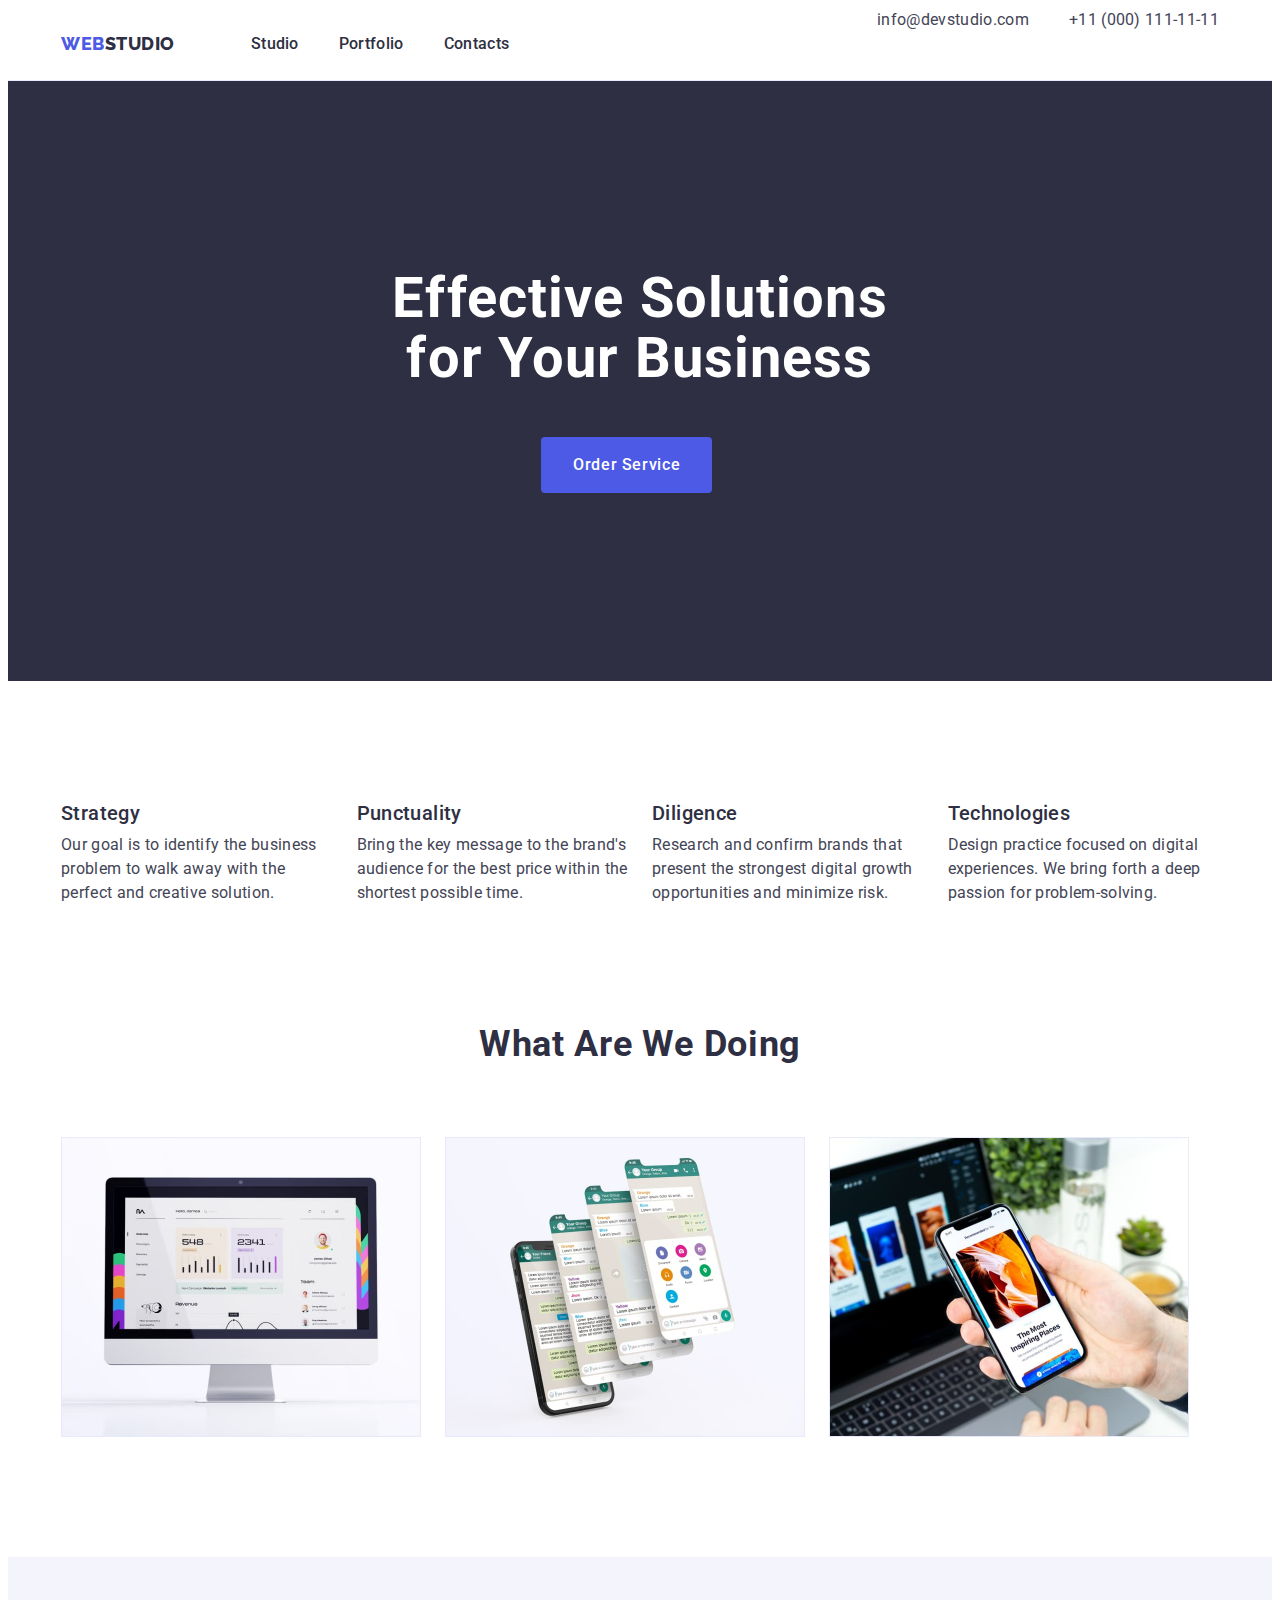
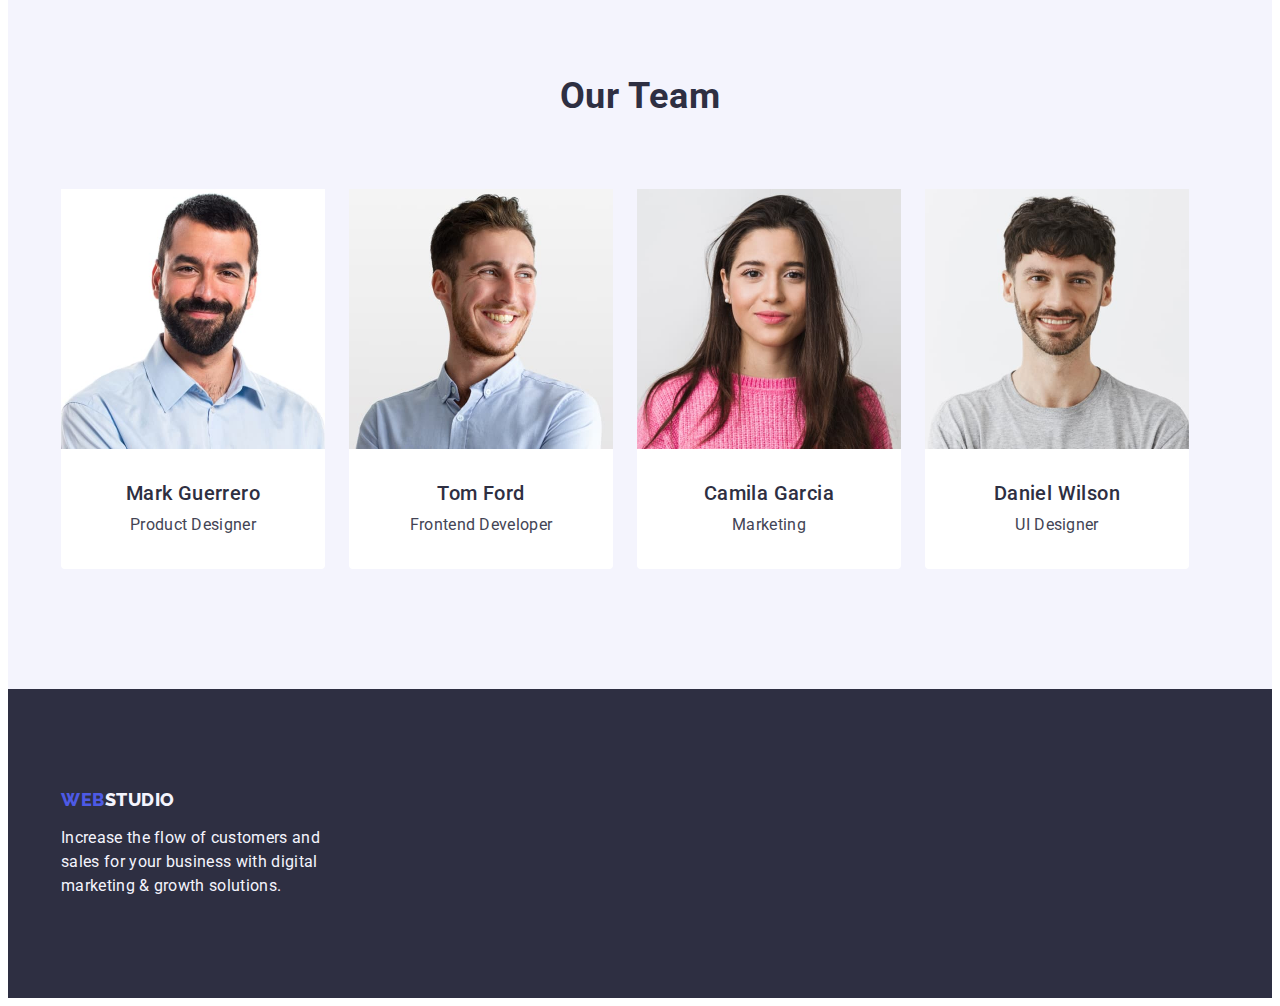
<file: index.html>
<!DOCTYPE html>
<html lang="en">
<head>
    <meta charset="UTF-8">
    <meta name="viewport" content="Web Studio description">
    <title>Web Studio</title>
    <link rel="preconnect" href="https://fonts.googleapis.com">
    <link rel="preconnect" href="https://fonts.gstatic.com" crossorigin>
    <link href="https://fonts.googleapis.com/css2?family=Raleway:wght@800&family=Roboto:wght@400;500;700&display=swap" 
    rel="stylesheet">
    <link rel="stylesheet" href="https://cdnjs.cloudflare.com/ajax/libs/modern-normalize/2.0.0/modern-normalize.min.css" integrity="sha512-4xo8blKMVCiXpTaLzQSLSw3KFOVPWhm/TRtuPVc4WG6kUgjH6J03IBuG7JZPkcWMxJ5huwaBpOpnwYElP/m6wg=="
    crossorigin="anonymous" referrerpolicy="no-referrer" />
    <link rel="stylesheet" href="./css/styles.css"/>
</head>
<body>
    
    <header class="header">
        <div class=" container header-container">
        <nav class="header-navigation">
            <a href="./index.html" class="header-logo link">
                Web<span class="header-logo-accent">Studio</span>
                </a>

            <ul class="header-menu list">
              <li class="header-menu-item"><a class="header-menu-link link" href="./index.html">Studio</a></li>
              <li class="header-menu-item"><a class="header-menu-link link" href="./portfolio.html">Portfolio</a></li>
              <li class="header-menu-item"><a class="header-menu-link link" href="">Contacts</a></li>
            </ul>
          </nav>

        <address class="adress">
            <ul class="header-socials list">
            <li class="header-socials-item"><a class="header-socials-link link" href="mailto:info@devstudio.com">info@devstudio.com</a></li>
            <li class="header-socials-item"><a class="header-socials-link link" href="tel:+110001111111">+11 (000) 111-11-11</a></li>
            </ul>
        </address>
    </div>
    </header>
    

    <main>
        
        <section class="effective-sol-button"> 
        <div class="container effective-sol-button-container">
        <h1 class="effective-item">
        Effective Solutions<br/>
        for Your Business
        </h1>
        <button type="button"  class="element-buttton">Order Service</button>
        </div>
        </section>
        

        
        <section class="advantages">
        <div class="container">
        <h2 class="visually-hidden">features</h2>
        <ul class="features-menu list">
            <li class="advantages-item">
                <h3 class="advantages-subtitle">Strategy</h3>
                <p class="advantages-item-text">
                Our goal is to identify the business
                problem to walk away with the perfect and creative solution.
                </p>
            </li>
            <li class="advantages-item">
                <h3 class="advantages-subtitle">Punctuality</h3>
                <p class="advantages-item-text">
                Bring the key message to the brand's audience for the best 
                price within the shortest possible time.
                </p>
            </li>
            <li class="advantages-item">
                <h3 class="advantages-subtitle">Diligence</h3>
                <p class="advantages-item-text">
                Research and confirm brands that present the strongest digital
                 growth opportunities and minimize risk.
                </p>
            </li>
            <li class="advantages-item">
                <h3 class="advantages-subtitle">Technologies</h3>
                <p class="advantages-item-text">
                Design practice focused on digital experiences. We bring forth 
                a deep passion for problem-solving.
                </p>
            </li>
        </ul>
        </div></section>

        
        <section class="what-we-do">
        <div class="container">
        <h2 class="about-us">What are we doing</h2>
        <ul class="about-us-menu list">
            <li class="about-us-item"> 
                <img src="./images/laptop.jpg" 
                alt="A laptop"
                width="360"
                height="300"
                /> 
            </li>

            <li class="about-us-item">
                <img src="./images/phonescreen.jpg" 
                alt="A phone"
                width="360"
                height="300"
                /> 
            </li>

            <li class="about-us-item">   
                <img src="./images/laptopphone.jpg" 
                alt="A phone with computer"
                width="360"
                height="300"
                />
            </li>
        </ul></div>
        </section>

        <section class="our-team">
            <div class="container">
        <h2 class="team">Our Team</h2>
        <ul class="team-menu list">
            <li class="team-item">
                <img src="./images/markguerro.jpg" 
                alt="Mark Guerrero"
                width="264"
                height="260"
                class="team-img"
                />
                <div class="team-info">
                <h3 class="team-subtitle">Mark Guerrero</h3>
                <p class="team-text">Product Designer</p>
                </div>
            </li>
            

            <li class="team-item" >
                <img src="./images/tomford.jpg" 
                alt="Tom Ford"
                width="264"
                height="260"
                class="team-img"
                /> 
                <div class="team-info">
                <h3 class="team-subtitle">Tom Ford</h3>
                <p class="team-text">Frontend Developer</p>
                </div>
            </li>
            

            <li class="team-item"> 
                <img src="./images/camilladarcias.jpg" 
                alt="Camila Garcia"
                width="264"
                height="260"
                class="team-img"
                /> 
                <div class="team-info">
                <h3 class="team-subtitle">Camila Garcia</h3>
                <p class="team-text">Marketing</p>
                </div>
            </li>
            
           
            <li class="team-item">
                <img src="./images/daniekwilson.jpg" 
                alt="Daniel Wilson"
                width="264"
                height="260"
                class="team-img"
            /> 
            <div class="team-info">
            <h3 class="team-subtitle"> Daniel Wilson</h3>
            <p class="team-text">UI Designer</p>
            </div>
            </li>
            
        </ul></div>
        </section>

    </main>
    
    
    <footer class="footer">
        <div class="container ">
        <a href="./index.html" class="footer-logo link">Web<span 
        class="footer-logo-accent">Studio</span>
        </a>

        <p class="footer-main-text">
            Increase the flow of customers and sales 
            for your business with digital marketing & growth solutions.
        </p> </div>
    </footer>
   
</body>
</html>
</file>
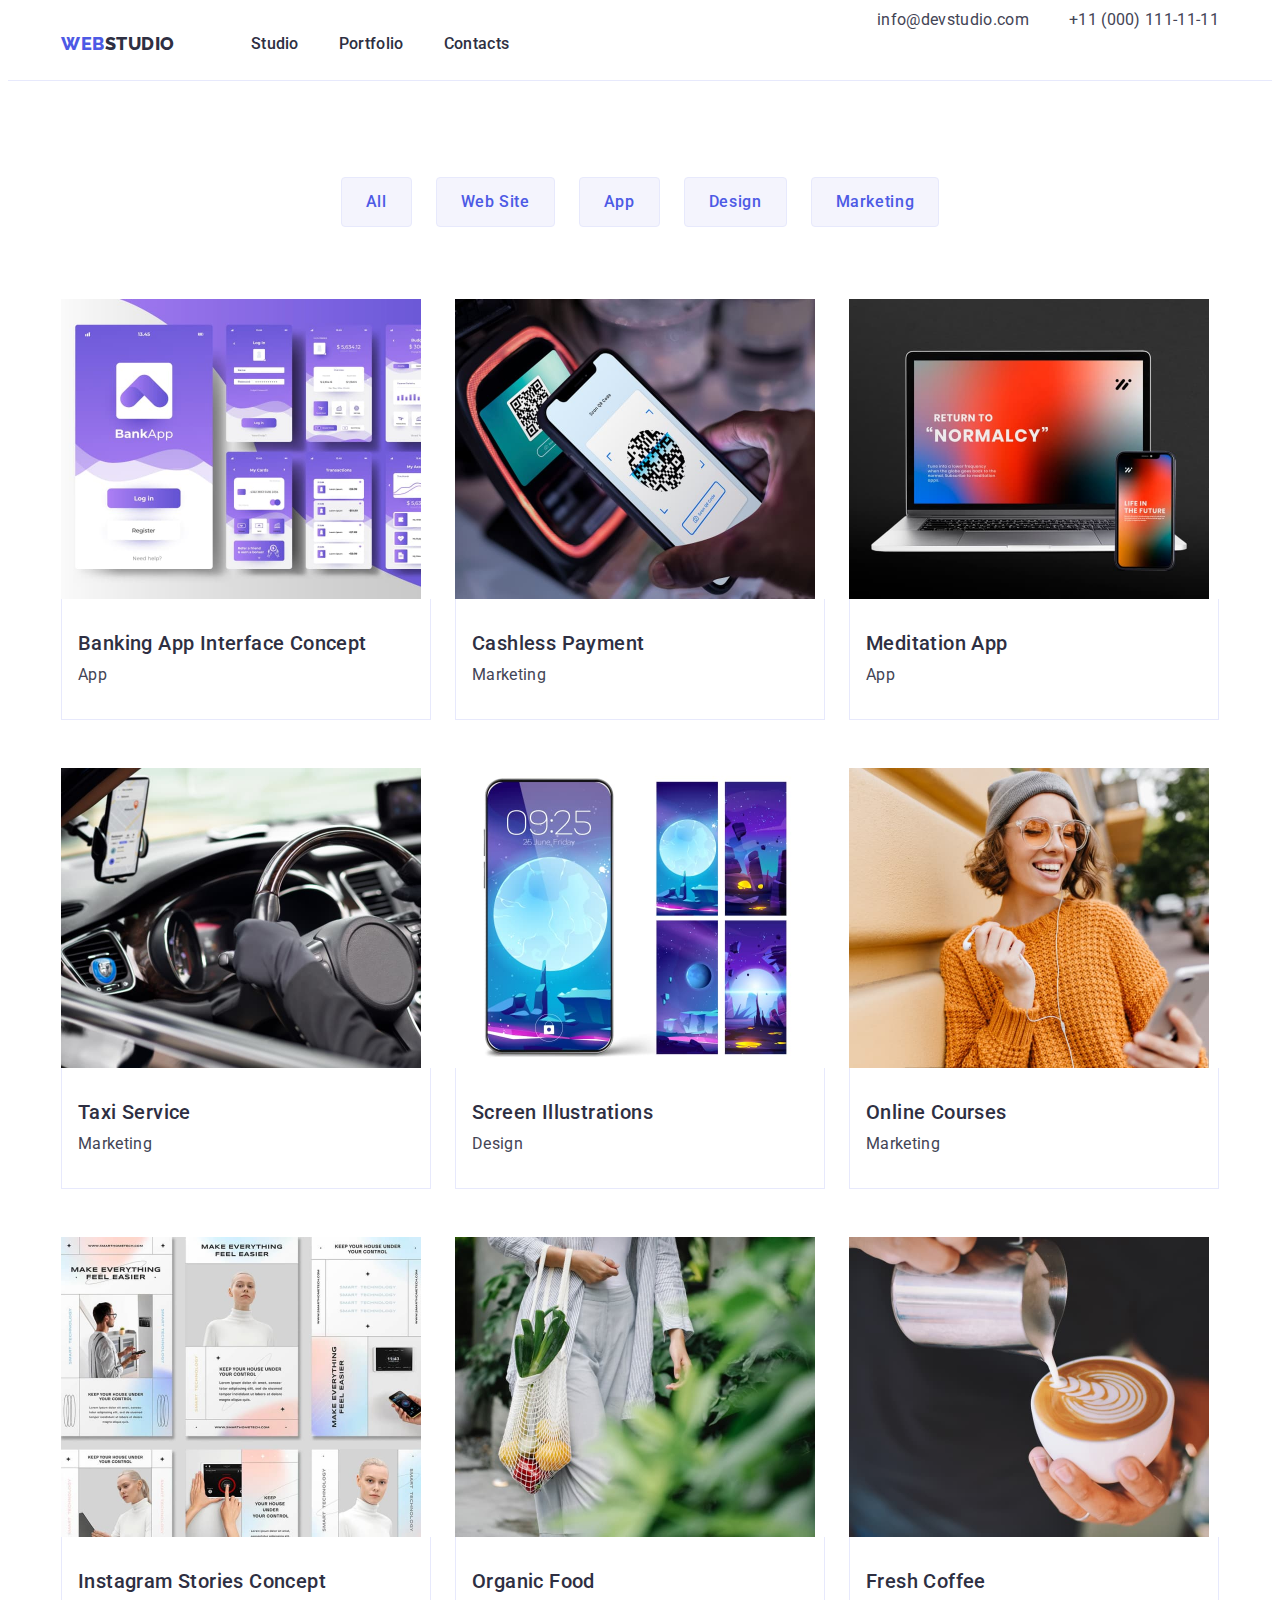
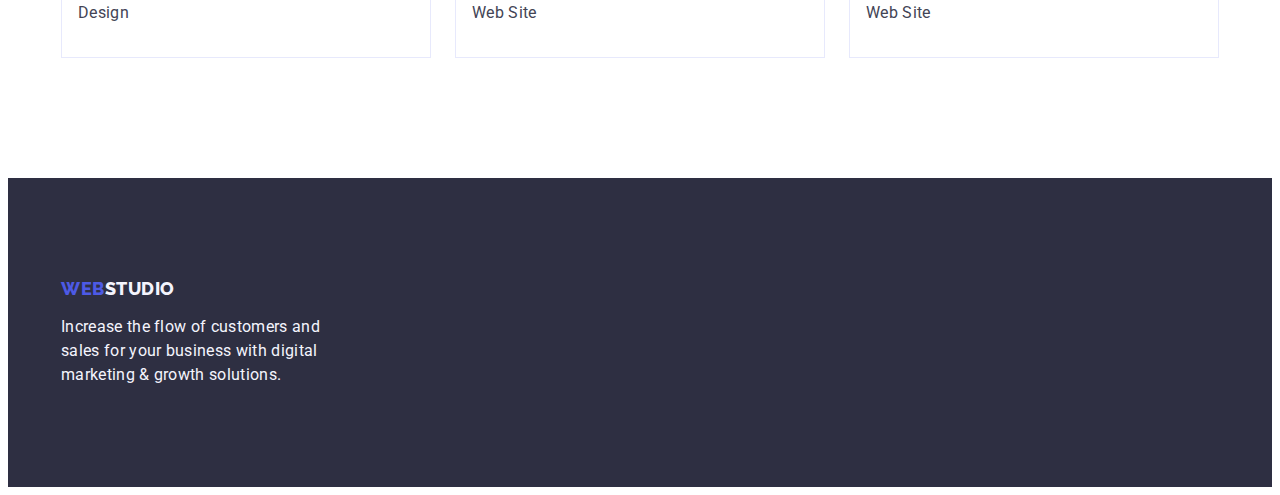
<file: portfolio.html>
<!DOCTYPE html>
<html lang="en">
<head>
    <meta charset="UTF-8">
    <meta name="viewport" content="width=device-width, initial-scale=1.0">
    <title>Portfolio</title>
    <link rel="preconnect" href="https://fonts.googleapis.com">
    <link rel="preconnect" href="https://fonts.gstatic.com" crossorigin>
    <link href="https://fonts.googleapis.com/css2?family=Raleway:wght@800&family=Roboto:wght@400;500;700;900&display=swap"
    rel="stylesheet">
    <link rel="stylesheet" href="https://cdnjs.cloudflare.com/ajax/libs/modern-normalize/2.0.0/modern-normalize.min.css" integrity="sha512-4xo8blKMVCiXpTaLzQSLSw3KFOVPWhm/TRtuPVc4WG6kUgjH6J03IBuG7JZPkcWMxJ5huwaBpOpnwYElP/m6wg=="
    crossorigin="anonymous" referrerpolicy="no-referrer" />
    <link rel="stylesheet" href="./css/styles.css"/>
</head>
<body>
    <header class="header">
        <div class=" container header-container">   
        <nav class="header-navigation">
            <a href="./index.html" class="header-logo link">
            Web<span 
            class="header-logo-accent">Studio</span>
            </a>
            <ul class="header-menu list">
              <li class="header-menu-item"><a class="header-menu-link link" href="./index.html">Studio</a></li>
              <li class="header-menu-item"><a class="header-menu-link link" href="./portfolio.html">Portfolio</a></li>
              <li class="header-menu-item"><a class="header-menu-link link" href="">Contacts</a></li>
            </ul>
          </nav>

        <address class="adress">
            <ul class="header-socials list">
            <li class="header-socials-item"><a class="header-socials-link link" 
                href="mailto:info@devstudio.com">info@devstudio.com</a></li>
            <li class="header-socials-item"><a class="header-socials-link link"
                href="tel:+110001111111">+11 (000) 111-11-11</a></li>
            </ul>
        </address></div>
    </header>
    
    <main>
        <section class="portfolio-main">
            <div class="container center-container">
            <h1 class="visually-hidden">What we do</h1>
            <ul class="buttons-menu list">
            
                <li>
                    <button type="button" class="element-button">All</button>
                </li>
                <li>
                    <button type="button"  class="element-button">Web Site</button>
                </li>
                <li>
                    <button type="button"  class="element-button">App</button>
                </li>
                <li>
                    <button type="button"  class="element-button">Design</button>
                </li>
                <li>
                    <button type="button"  class="element-button">Marketing</button>
                </li>
            
            </ul>


        
        <ul class="advantages-list list">
            <li class="advantagesss-item">
                <a href="" class="link"><img src="./images/bank.jpg" 
                alt="Banking App Interface Concept"
                width="360"
                height="300"
                />
                <div class="txt-container">
                <h2 class="advantages-subtitle">Banking App Interface Concept</h2>
                <p class="advantages-item-text">App</p></div>
                </a>
            </li>
            

            <li class="advantagesss-item">
                <a href="" class="link"><img src="./images/Cashless-Payment.jpg" 
                alt="Cashless Payment"
                width="360"
                height="300"
                /> 
                <div class="txt-container">
                <h2 class="advantages-subtitle">Cashless Payment</h2>
                <p class="advantages-item-text">Marketing</p></div>
                </a>
            </li>
            

            <li class="advantagesss-item">
                <a href="" class="link"><img src="./images/Meditation-App.jpg" 
                alt="Meditation App"
                width="360"
                height="300"
                /> 
                <div class="txt-container">
                <h2 class="advantages-subtitle">Meditation App</h2>
                <p class="advantages-item-text">App</p></div>
                </a>
            </li>
            
           
            <li class="advantagesss-item"> 
                <a href="" class="link"><img src="./images/Taxi-Service.jpg" 
                alt="Taxi Service"
                width="360"
                height="300"
            /> 
            <div class="txt-container">
            <h2 class="advantages-subtitle">Taxi Service</h2>
            <p class="advantages-item-text">Marketing</p></div>
            </a>
            </li>

            <li class="advantagesss-item">
                <a href="" class="link"><img src="./images/Screen-Illustrations.jpg" 
                alt="Screen Illustrations"
                width="360"
                height="300"
            />
            <div class="txt-container">
            <h2 class="advantages-subtitle">Screen Illustrations</h2>
            <p class="advantages-item-text">Design</p></div>
                </a>
            </li>

            <li class="advantagesss-item">
                <a href="" class="link"><img src="./images/Online-Courses.jpg" 
                alt="Online Courses"
                width="360"
                height="300"
            /> 
            <div class="txt-container">
            <h2 class="advantages-subtitle">Online Courses</h2>
            <p class="advantages-item-text">Marketing</p></div>
                </a>
            </li>
            
            <li class="advantagesss-item">
                <a href="" class="link"><img src="./images/insta.jpg" 
                alt="Instagram Stories Concept"
                width="360"
                height="300"
            /> 
            <div class="txt-container">
            <h2 class="advantages-subtitle">Instagram Stories Concept</h2>
            <p class="advantages-item-text">Design</p></div>
                </a>
            </li>

            <li class="advantagesss-item">
                <a href="" class="link"><img src="./images/Organic-Food.jpg"
                alt="Organic Food"
                width="360"
                height="300"
            />
            <div class="txt-container"> 
            <h2 class="advantages-subtitle">Organic Food</h2>
            <p class="advantages-item-text">Web Site</p></div>
                </a>
            </li>

            <li class="advantagesss-item">
                <a href="" class="link"><img src="./images/Fresh-Coffee.jpg" 
                alt="Fresh Coffee"
                width="360"
                height="300"
            /> 
            <div class="txt-container">
            <h2 class="advantages-subtitle">Fresh Coffee</h2>
            <p class="advantages-item-text">Web Site</p></div>
                </a>
            </li>

        </ul></div>
        </section>
    </main>
    
    <footer class="footer">
        <div class="container ">
        <a href="./index.html" class="footer-logo link">Web<span
        class="footer-logo-accent">Studio</span>
        </a>

        <p class="footer-main-text">
            Increase the flow of customers and sales 
            for your business with digital marketing & growth solutions.
        </p></div>
    </footer>
</body>
</html>
</file>
<file: css/styles.css>
:root{
    --accent-color:  #4D5AE5;
    --primary-black-color: #2e2f42;
    --text-color: #434455;
    --primary-white-color: #ffffff;
    --cloudy-color:#F4F4FD;
    --second-blue-color:#404BBF;
} 
p,h1,h2,h3,h4,h5,h6{
    margin-top: 0;
    margin-bottom: 0;
}

ul,ol{
    margin-top: 0;
    margin-bottom: 0;
    padding-left: 0;
}

body {
    font-family: 'Roboto', sans-serif;
    color:#434455;
    background-color:var(--primary-white-color);
}

.container {
    max-width: 1158px; 
    width: 100%;
    padding-left: 15px;
    padding-right: 15px;
    margin: 0 auto;
}
.link{
    text-decoration: none;
}

.list{
    list-style-type: none;
}


.visually-hidden {
    position: absolute;
    width: 1px;
    height: 1px;
    margin: -1px;
    border: 0;
    padding: 0;
    white-space: nowrap;
    clip-path: inset(100%);
    clip: rect(0 0 0 0);
    overflow: hidden;
}

img{
    display: block;
}

/**------------ HEADER-------------- */
.header-container{
    display: flex;
    text-align: center;
    
}

.header-menu{
    display: flex;
    gap: 40px;
}

.header-navigation{
    text-align: center;
    display: flex;
    justify-content: space-between;
    align-items: center;
}

.header{
    border-bottom: 1px solid #e7e9fc;
}

.header-socials{
    display: flex;
    gap: 40px;
}



.header-logo {
color:var(--accent-color);
font-size: 18px;
font-family: "Raleway", sans-serif;
font-weight: 800;
line-height: 1.17;
letter-spacing: 0.03em;
text-transform: uppercase;
margin-right: 76px;
}

.header-logo-accent {
color: var(--primary-black-color);
}


.header-menu-link {
color: var(--primary-black-color);
font-size: 16px;
font-weight: 500;
line-height: 1.5;
letter-spacing: 0.02em;
padding-top: 24px;
padding-bottom: 24px;
display: block;
}

.header-socials-link{
color: var(--text-color);
font-size: 16px;
line-height: 1.5;
letter-spacing: 0.02em;
}


.header-menu-link:focus,
.header-menu-link:hover{
    color: var(--second-blue-color);
}

.adress{
    font-style: normal;
    margin-left: auto;
}

.header-socials-link:is(:hover,:focus){
    color:var(--second-blue-color);
}
/*TODO------------------------WEBSTUDIO------------------------**/
/*?------------ SECTION BUTTON -------------- */
.effective-sol-button{
    background-color:var(--primary-black-color);
    padding: 188px 0;

}
.effective-item{
color: var(--primary-white-color);
background-color: var(--primary-black-color);
font-size: 56px;
font-weight: 700;
line-height: 1.07;
letter-spacing: 0.02em;
max-width: 496px;
margin: 0 auto;
margin-bottom: 48px;
}

.element-buttton {
color:var(--primary-white-color);
background-color: var(--accent-color);
font-family: 'Roboto', sans-serif;
font-size: 16px;
font-weight: 500;
line-height: 1.5;
letter-spacing: 0.04em;
cursor: pointer;
border-radius: 4px;
border: none;
display: block;
margin-left: 480px;
min-width: 169px;
padding: 16px 32px;
}

.element-buttton:hover,
.element-buttton:focus{
    background-color:var(--second-blue-color);
}
.effective-sol-button-container{
    text-align: center;
}
/**------------ ADVANTAGES -------------- */
.features-menu{
    display: flex;
    gap: 24px;
}

.advantages{
    padding-top: 120px;
    padding-bottom: 120px;
}

.advantages-item{
    width:calc((100% - 72px)/4);
}

.advantages-subtitle {
color: var(--primary-black-color);
font-size: 20px;
font-weight: 500;
line-height: 1.2;
letter-spacing: 0.02em;
margin-bottom: 8px;
}

.advantages-item-text {
color: #434455;
font-size: 16px;
font-family: Roboto;
line-height: 1.5;
letter-spacing: 0.02em;
}

/*------------ What are we doing -------------- */
.about-us {
color: var(--primary-black-color);
text-align: center;
font-size: 36px;
font-weight: 700;
line-height: 1.11;
letter-spacing: 0.02em;
text-transform: capitalize;
margin-bottom: 72px;
}
.about-us-menu{
    display: flex;
    gap: 24px;
}
.what-we-do{
    padding-bottom: 120px; 
}
/*?------------ Our team -------------- */
.our-team{
    background-color: var(--cloudy-color);
    padding-top: 120px;
    padding-bottom: 120px;
}
.team{
    color: var(--primary-black-color);
    text-align: center;
    font-size: 36px;
    font-weight: 700;
    line-height: 1.11;
    letter-spacing: 0.02em;
    text-transform: capitalize;
    background-color:  var(--cloudy-color);
    margin-bottom: 72px;
}
.team-item{
    width: calc((100%-72px)/4);
    background-color:var(--primary-white-color);
    border-radius: 0px 0px 4px 4px;
    
}
.team-menu{
    background-color:var(--cloudy-color);
    display: flex;
    gap: 24px;
}


.team-subtitle{
color: var(--primary-black-color);
text-align: center;
font-size: 20px;
font-weight: 500;
line-height: 1.2;
letter-spacing: 0.02em;
margin-bottom: 8px;
}

.team-text{
color: var(--slate, #434455);
text-align: center;
font-size: 16px;
line-height: 1.5;
letter-spacing: 0.02em;
}
.team-info{
    padding: 32px 16px;
}
/*TODO------------------------WEBSTUDIO------------------------**/

/*!------------------------PORTFOLIO------------------------**/

/*?------------ BUTTONS SECTION-------------- */
.portfolio-main{
    padding-top: 96px; 
    padding-bottom: 120px;
}
.buttons-menu{
    display: flex;
    gap: 24px;
    justify-content: center;
    margin-bottom: 72px;
}
.element-button{
    color: var(--accent-color);
    background-color:var(--cloudy-color);
    text-align: center;
    font-size: 16px;
    font-family: inherit;
    font-weight: 500;
    line-height: 1.5;
    letter-spacing: 0.04em;
    cursor: pointer;
    border-radius: 4px;
    padding: 12px 24px;
    border: 1px solid #e7e9fc;
}

.element-button:is(:hover,:focus){
color: var(--primary-white-color);
background-color: var(--second-blue-color);
border: 1px solid transparent;
}

/*!------------ ADVANTAGES-------------- */

.advantages-list {
    background-color:var(--primary-white-color);
    display: flex;
    flex-wrap: wrap;
    gap: 48px 24px;
    justify-content: center;
}

.advantages-subtitle {
color: var(--primary-black-color);
font-size: 20px;
font-weight: 500;
line-height: 1.2;
letter-spacing: 0.02em;
margin-bottom: 8px;
}
.advantages-item-text {
color: var(--text-color);
font-size: 16px;
line-height: 1.5;
letter-spacing: 0.02em;
}

.advantagesss-item{
    width: calc((100% - 48px) / 3);
}

.txt-container{
    border: 1px solid var(--cornflower, #E7E9FC);
    padding: 32px 16px;
    border-top: none;
}

/*!------------------------PORTFOLIO------------------------**/
/*------------ FOOTER-------------- */
.footer{
    background-color:var(--primary-black-color); 
    padding: 100px 0;
   
}

.footer-logo {
    color: var(--accent-color);
    font-size: 18px;
    font-family: "Raleway", sans-serif;
    font-weight: 800;
    line-height: 1.17;
    letter-spacing: 0.03em;
    text-transform: uppercase;
    margin-bottom: 16px;
    display: inline-block;
}
    
.footer-logo-accent {
    color: var(--cloudy-color);
}
.footer-main-text{
    color:var(--cloudy-color);
    font-size: 16px;
    line-height: 1.5;
    letter-spacing: 0.02em;
    max-width: 264px;
}
</file>
